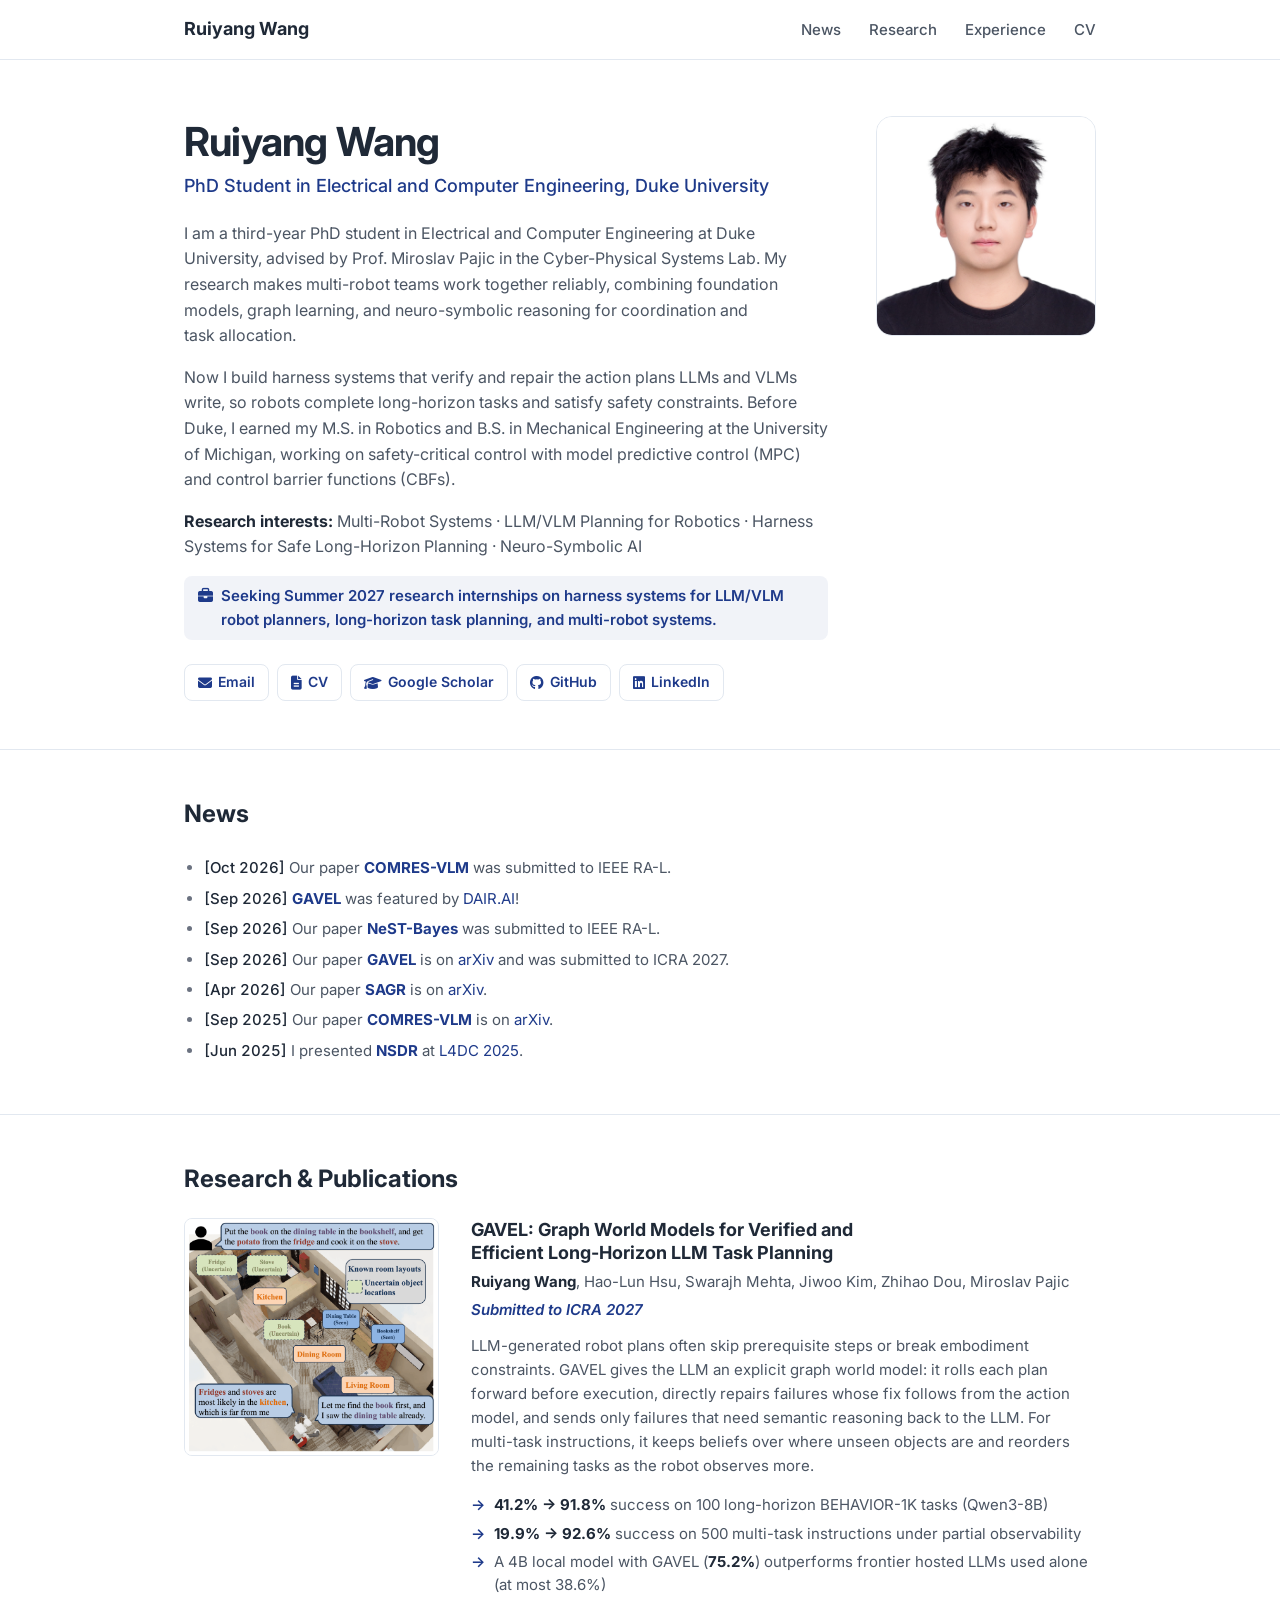
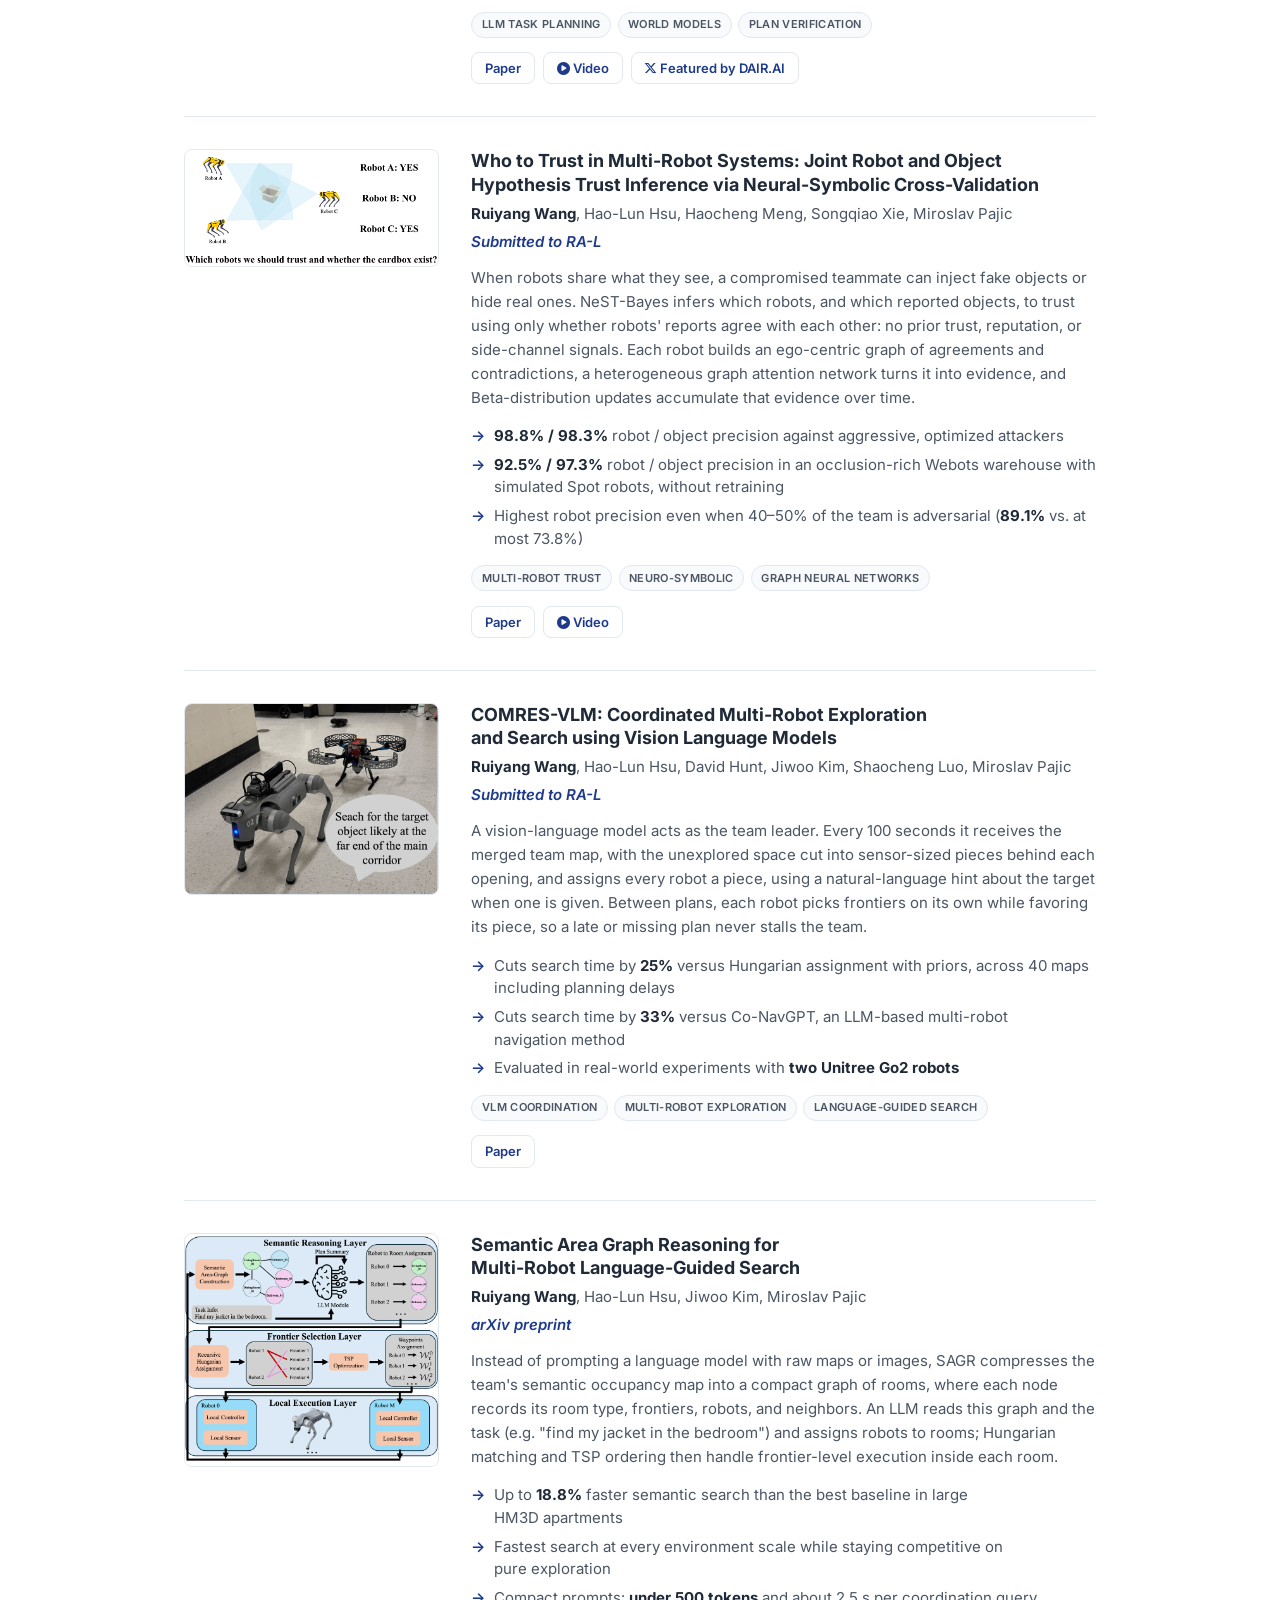
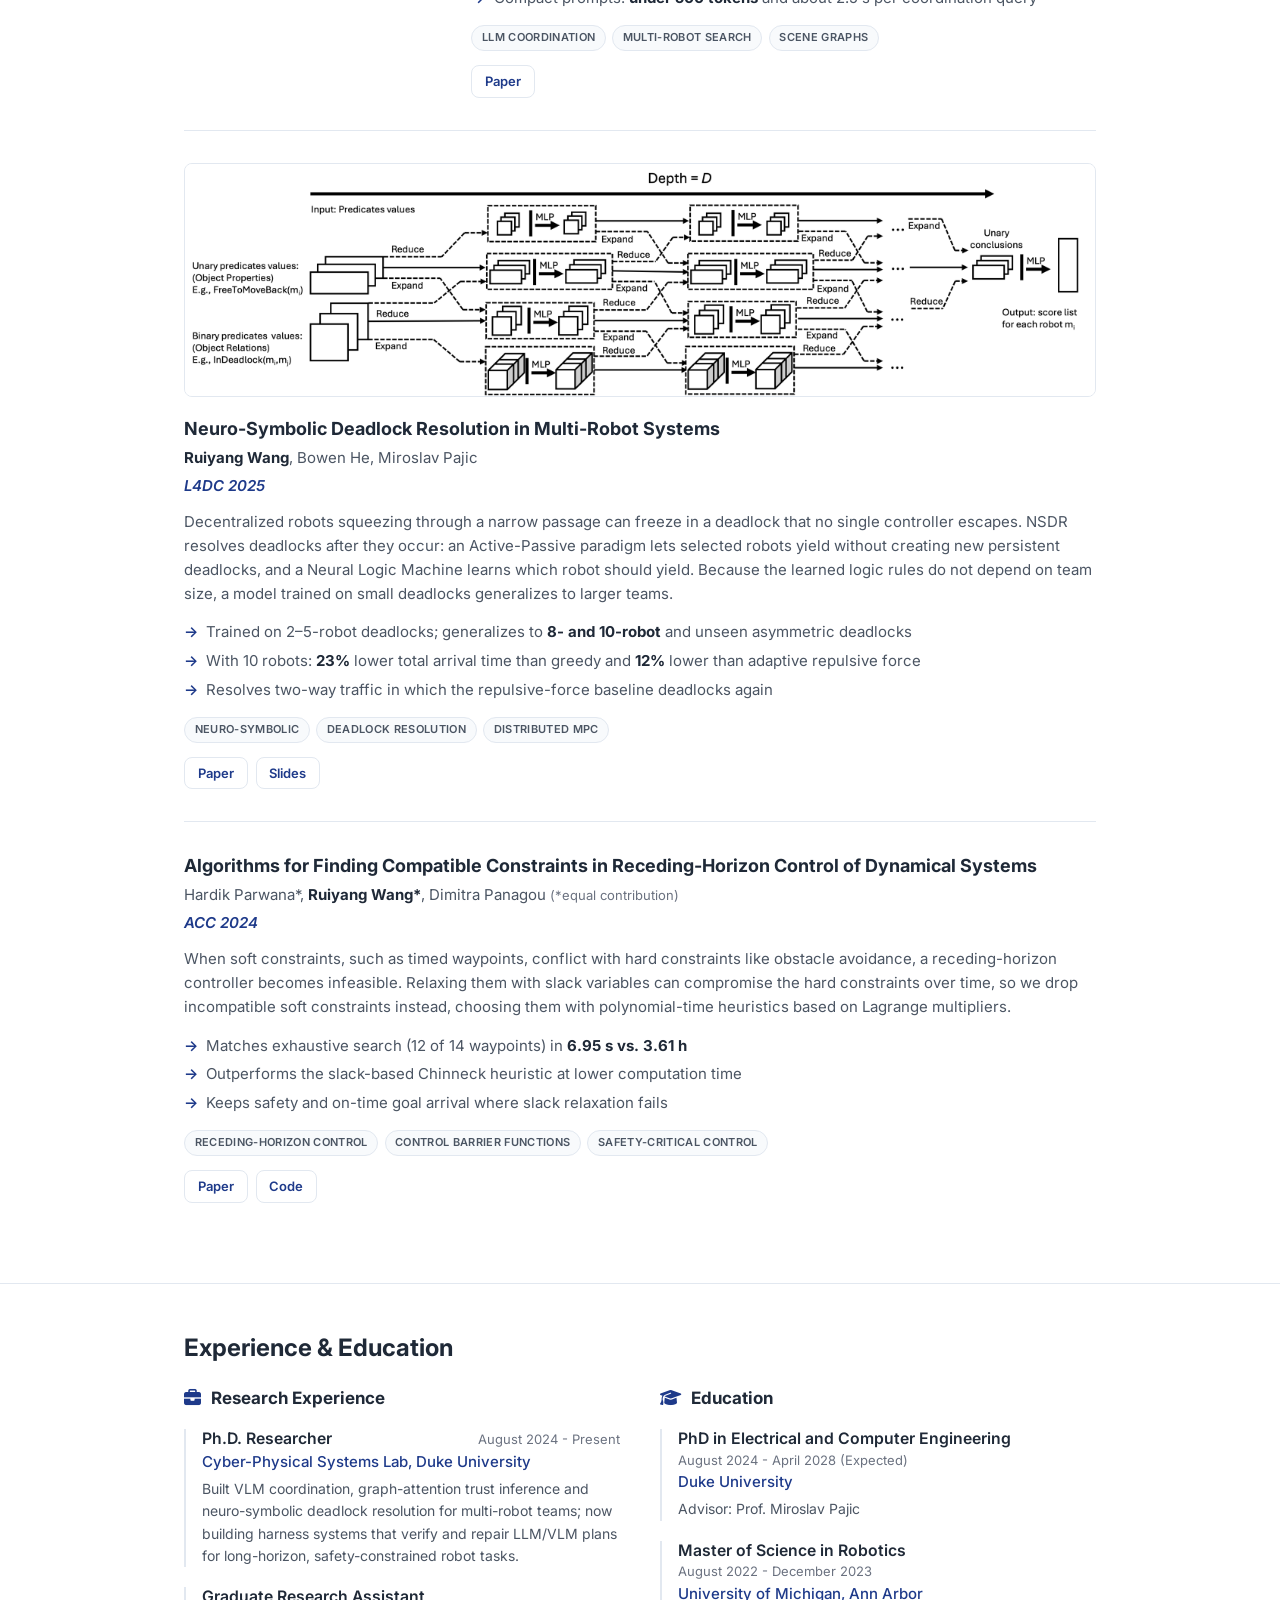
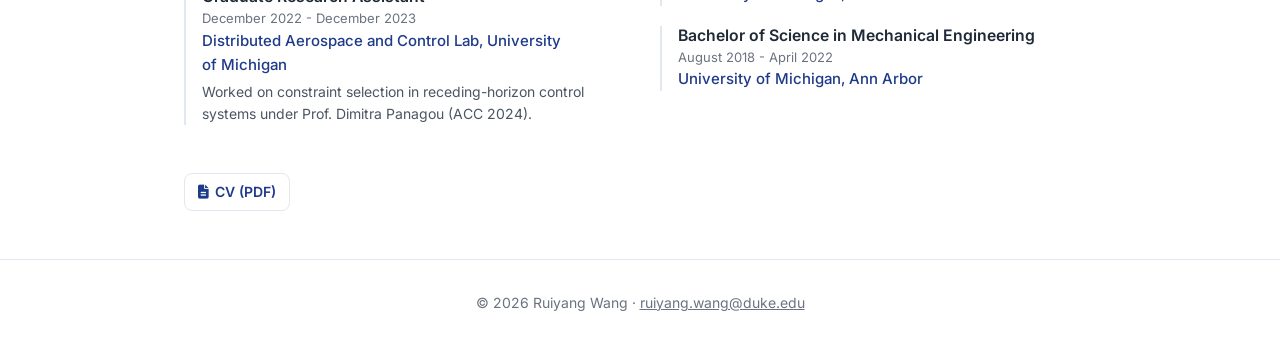
<file: index.html>
<!DOCTYPE html>
<html lang="en">
<head>
    <meta charset="UTF-8">
    <meta name="viewport" content="width=device-width, initial-scale=1.0">
    <title>Ruiyang Wang - Robotics PhD Student</title>
    <meta name="description" content="Ruiyang Wang is a Duke ECE PhD student building harness systems for LLM/VLM robot planners, with work on multi-robot coordination, trust and deadlocks.">
    <link rel="canonical" href="https://ruiyangwangw.github.io/">

    <!-- Link previews (LinkedIn, Slack, iMessage, email, X) -->
    <meta property="og:type" content="profile">
    <meta property="og:site_name" content="Ruiyang Wang">
    <meta property="og:title" content="Ruiyang Wang - Robotics PhD Student">
    <meta property="og:description" content="Ruiyang Wang is a Duke ECE PhD student building harness systems for LLM/VLM robot planners, with work on multi-robot coordination, trust and deadlocks. Seeking Summer 2027 research internships.">
    <meta property="og:url" content="https://ruiyangwangw.github.io/">
    <meta property="og:image" content="https://ruiyangwangw.github.io/assets/preview.jpg">
    <meta property="og:image:width" content="600">
    <meta property="og:image:height" content="600">
    <meta property="og:image:alt" content="Portrait of Ruiyang Wang">
    <meta name="twitter:card" content="summary">
    <meta name="twitter:title" content="Ruiyang Wang - Robotics PhD Student">
    <meta name="twitter:description" content="Ruiyang Wang is a Duke ECE PhD student building harness systems for LLM/VLM robot planners, with work on multi-robot coordination, trust and deadlocks. Seeking Summer 2027 research internships.">
    <meta name="twitter:image" content="https://ruiyangwangw.github.io/assets/preview.jpg">
    <link rel="stylesheet" href="css/style.css">
    <link href="https://fonts.googleapis.com/css2?family=Inter:wght@300;400;500;600;700&display=swap" rel="stylesheet">
    <link rel="stylesheet" href="https://cdnjs.cloudflare.com/ajax/libs/font-awesome/6.5.2/css/all.min.css">
</head>
<body>
    <!-- Navigation -->
    <nav class="navbar">
        <div class="nav-container">
            <a href="#home" class="nav-logo">Ruiyang Wang</a>
            <div class="nav-menu">
                <a href="#news" class="nav-link">News</a>
                <a href="#research" class="nav-link">Research</a>
                <a href="#experience" class="nav-link">Experience</a>
                <a data-goatcounter-click="cv" href="assets/Ruiyang_Wang_Resume.pdf" class="nav-link" target="_blank" rel="noopener">CV</a>
            </div>
        </div>
    </nav>

    <main>
    <!-- Intro -->
    <section id="home" class="intro">
        <div class="container intro-content">
            <div class="intro-text">
                <h1 class="intro-name">Ruiyang Wang</h1>
                <p class="intro-role">PhD Student in Electrical and Computer Engineering, Duke University</p>
                <p class="intro-bio">
                    I am a third-year PhD student in Electrical and Computer Engineering at Duke University,
                    advised by Prof. Miroslav Pajic in the Cyber-Physical Systems Lab. My research makes
                    multi-robot teams work together reliably, combining foundation models, graph learning, and
                    neuro-symbolic reasoning for coordination and task allocation.
                </p>
                <p class="intro-bio">
                    Now I build harness systems that verify and repair the action plans LLMs and VLMs write,
                    so robots complete long-horizon tasks and satisfy safety constraints. Before Duke, I earned my M.S. in Robotics and B.S. in Mechanical
                    Engineering at the University of Michigan, working on
                    safety-critical control with model predictive control (MPC) and control barrier functions (CBFs).
                </p>
                <p class="intro-interests">
                    <strong>Research interests:</strong>
                    Multi-Robot Systems · LLM/VLM Planning for Robotics · Harness Systems for Safe Long-Horizon Planning · Neuro-Symbolic AI
                </p>
                <p class="intro-seeking">
                    <i class="fas fa-briefcase" aria-hidden="true"></i>
                    Seeking Summer 2027 research internships on harness systems for LLM/VLM robot planners, long-horizon task planning, and multi-robot systems.
                </p>
                <div class="intro-links">
                    <a data-goatcounter-click="email" href="mailto:ruiyang.wang@duke.edu" class="link-button"><i class="fas fa-envelope" aria-hidden="true"></i> Email</a>
                    <a data-goatcounter-click="cv" href="assets/Ruiyang_Wang_Resume.pdf" class="link-button" target="_blank" rel="noopener"><i class="fas fa-file-alt" aria-hidden="true"></i> CV</a>
                    <a data-goatcounter-click="scholar" href="https://scholar.google.com/citations?user=DU_sCn4AAAAJ&amp;hl=en" class="link-button" target="_blank" rel="noopener"><i class="fas fa-graduation-cap" aria-hidden="true"></i> Google Scholar</a>
                    <a data-goatcounter-click="github" href="https://github.com/RuiyangWangW" class="link-button" target="_blank" rel="noopener"><i class="fab fa-github" aria-hidden="true"></i> GitHub</a>
                    <a data-goatcounter-click="linkedin" href="https://www.linkedin.com/in/ruiyang-wang-524124172/" class="link-button" target="_blank" rel="noopener"><i class="fab fa-linkedin" aria-hidden="true"></i> LinkedIn</a>
                </div>
            </div>
            <div class="intro-photo">
                <img src="assets/ruiyang.JPG" alt="Ruiyang Wang" class="profile-photo">
            </div>
        </div>
    </section>

    <!-- News Section -->
    <section id="news" class="news">
        <div class="container">
            <h2 class="section-title">News</h2>
            <ul class="news-list">
                <li><span class="news-date">[Oct 2026]</span> Our paper <a href="#comres-vlm"><strong>COMRES-VLM</strong></a> was submitted to IEEE&nbsp;RA-L.</li>
                <li><span class="news-date">[Sep 2026]</span> <a href="#gavel"><strong>GAVEL</strong></a> was featured by <a href="https://x.com/dair_ai/status/2101494059898655108" target="_blank" rel="noopener">DAIR.AI</a>!</li>
                <li><span class="news-date">[Sep 2026]</span> Our paper <a href="#nest-bayes"><strong>NeST-Bayes</strong></a> was submitted to IEEE&nbsp;RA-L.</li>
                <li><span class="news-date">[Sep 2026]</span> Our paper <a href="#gavel"><strong>GAVEL</strong></a> is on <a href="https://arxiv.org/abs/2609.19315" target="_blank" rel="noopener">arXiv</a> and was submitted to ICRA&nbsp;2027.</li>
                <li><span class="news-date">[Apr 2026]</span> Our paper <a href="#sagr"><strong>SAGR</strong></a> is on <a href="https://arxiv.org/abs/2604.16263" target="_blank" rel="noopener">arXiv</a>.</li>
                <li><span class="news-date">[Sep 2025]</span> Our paper <a href="#comres-vlm"><strong>COMRES-VLM</strong></a> is on <a href="https://arxiv.org/abs/2509.26324" target="_blank" rel="noopener">arXiv</a>.</li>
                <li><span class="news-date">[Jun 2025]</span> I presented <a href="#nsdr"><strong>NSDR</strong></a> at <a href="https://proceedings.mlr.press/v283/wang25f.html" target="_blank" rel="noopener">L4DC&nbsp;2025</a>.</li>
            </ul>
        </div>
    </section>

    <!-- Research Section -->
    <!--
        Paper images live in assets/research/. An entry whose image is still missing can use a
        .media-placeholder div. Add class "media-wide" to an article whose figure is very wide
        so it spans the full width, or "no-media" for a text-only entry.
        Anything marked "is-placeholder" (venue, authors, paper/video links) is waiting for information.
    -->
    <section id="research" class="research">
        <div class="container">
            <h2 class="section-title">Research &amp; Publications</h2>
            <div class="research-list">
                <article class="research-item" id="gavel">
                    <div class="research-media">
                        <a href="assets/research/gavel.png" target="_blank" rel="noopener">
                            <img src="assets/research/gavel.png" alt="GAVEL example: a robot in an apartment with seen and uncertain object locations, reasoning about which task to do first" loading="lazy">
                        </a>
                    </div>
                    <div class="research-content">
                        <h3>GAVEL: Graph World Models for Verified and Efficient Long-Horizon LLM Task Planning</h3>
                        <p class="research-authors"><strong>Ruiyang Wang</strong>, Hao-Lun Hsu, Swarajh Mehta, Jiwoo Kim, Zhihao Dou, Miroslav Pajic</p>
                        <p class="research-venue">Submitted to ICRA 2027</p>
                        <p class="research-description">
                            LLM-generated robot plans often skip prerequisite steps or break embodiment constraints. GAVEL gives
                            the LLM an explicit graph world model: it rolls each plan forward before execution, directly repairs
                            failures whose fix follows from the action model, and sends only failures that need semantic
                            reasoning back to the LLM. For multi-task instructions, it keeps beliefs over where unseen objects
                            are and reorders the remaining tasks as the robot observes more.
                        </p>
                        <ul class="research-highlights">
                            <li><strong>41.2% → 91.8%</strong> success on 100 long-horizon BEHAVIOR-1K tasks (Qwen3-8B)</li>
                            <li><strong>19.9% → 92.6%</strong> success on 500 multi-task instructions under partial observability</li>
                            <li>A 4B local model with GAVEL (<strong>75.2%</strong>) outperforms frontier hosted LLMs used alone (at most 38.6%)</li>
                        </ul>
                        <div class="research-tags">
                            <span class="tech-tag">LLM Task Planning</span>
                            <span class="tech-tag">World Models</span>
                            <span class="tech-tag">Plan Verification</span>
                        </div>
                        <div class="research-links">
                            <a data-goatcounter-click="paper-gavel" href="https://arxiv.org/pdf/2609.19315" class="research-link" target="_blank" rel="noopener">Paper</a>
                            <a data-goatcounter-click="video-gavel" href="assets/research/gavel-video.mp4" class="research-link" target="_blank" rel="noopener"><i class="fas fa-play-circle" aria-hidden="true"></i> Video</a>
                            <a data-goatcounter-click="dairai-gavel" href="https://x.com/dair_ai/status/2101494059898655108" class="research-link" target="_blank" rel="noopener"><i class="fab fa-x-twitter" aria-hidden="true"></i> Featured by DAIR.AI</a>
                        </div>
                    </div>
                </article>

                <article class="research-item" id="nest-bayes">
                    <div class="research-media">
                        <a href="assets/research/nest-bayes.png" target="_blank" rel="noopener">
                            <img src="assets/research/nest-bayes.png" alt="Three robots report conflicting observations of a cardboard box: which robots should be trusted, and does the box exist?" loading="lazy">
                        </a>
                    </div>
                    <div class="research-content">
                        <h3>Who to Trust in Multi-Robot Systems: Joint Robot and Object Hypothesis Trust Inference via Neural-Symbolic Cross-Validation</h3>
                        <p class="research-authors"><strong>Ruiyang Wang</strong>, Hao-Lun Hsu, Haocheng Meng, Songqiao Xie, Miroslav Pajic</p>
                        <p class="research-venue">Submitted to RA-L</p>
                        <p class="research-description">
                            When robots share what they see, a compromised teammate can inject fake objects or hide real ones.
                            NeST-Bayes infers which robots, and which reported objects, to trust using only whether robots'
                            reports agree with each other: no prior trust, reputation, or side-channel signals. Each robot builds
                            an ego-centric graph of agreements and contradictions, a heterogeneous graph attention network turns
                            it into evidence, and Beta-distribution updates accumulate that evidence over time.
                        </p>
                        <ul class="research-highlights">
                            <li><strong>98.8% / 98.3%</strong> robot / object precision against aggressive, optimized attackers</li>
                            <li><strong>92.5% / 97.3%</strong> robot / object precision in an occlusion-rich Webots warehouse with simulated Spot robots, without retraining</li>
                            <li>Highest robot precision even when 40–50% of the team is adversarial (<strong>89.1%</strong> vs. at most 73.8%)</li>
                        </ul>
                        <div class="research-tags">
                            <span class="tech-tag">Multi-Robot Trust</span>
                            <span class="tech-tag">Neuro-Symbolic</span>
                            <span class="tech-tag">Graph Neural Networks</span>
                        </div>
                        <div class="research-links">
                            <a data-goatcounter-click="paper-nest-bayes" href="https://arxiv.org/abs/2610.14530" class="research-link" target="_blank" rel="noopener">Paper</a>
                            <a data-goatcounter-click="video-nest-bayes" href="assets/research/nest-bayes-video.mp4" class="research-link" target="_blank" rel="noopener"><i class="fas fa-play-circle" aria-hidden="true"></i> Video</a>
                        </div>
                    </div>
                </article>

                <article class="research-item" id="comres-vlm">
                    <div class="research-media">
                        <a href="assets/research/comres-vlm.jpg" target="_blank" rel="noopener">
                            <img src="assets/research/comres-vlm.jpg" alt="A Unitree Go2 quadruped and an X500 drone given a language hint to search for a target at the far end of the main corridor" loading="lazy">
                        </a>
                    </div>
                    <div class="research-content">
                        <h3>COMRES-VLM: Coordinated Multi-Robot Exploration and Search using Vision Language Models</h3>
                        <p class="research-authors"><strong>Ruiyang Wang</strong>, Hao-Lun Hsu, David Hunt, Jiwoo Kim, Shaocheng Luo, Miroslav Pajic</p>
                        <p class="research-venue">Submitted to RA-L</p>
                        <p class="research-description">
                            A vision-language model acts as the team leader. Every 100 seconds it receives the merged team map,
                            with the unexplored space cut into sensor-sized pieces behind each opening, and assigns every robot a
                            piece, using a natural-language hint about the target when one is given. Between plans, each robot
                            picks frontiers on its own while favoring its piece, so a late or missing plan never stalls the team.
                        </p>
                        <ul class="research-highlights">
                            <li>Cuts search time by <strong>25%</strong> versus Hungarian assignment with priors, across 40 maps including planning delays</li>
                            <li>Cuts search time by <strong>33%</strong> versus Co-NavGPT, an LLM-based multi-robot navigation method</li>
                            <li>Evaluated in real-world experiments with <strong>two Unitree Go2 robots</strong></li>
                        </ul>
                        <div class="research-tags">
                            <span class="tech-tag">VLM Coordination</span>
                            <span class="tech-tag">Multi-Robot Exploration</span>
                            <span class="tech-tag">Language-Guided Search</span>
                        </div>
                        <div class="research-links">
                            <a data-goatcounter-click="paper-comres-vlm" href="https://arxiv.org/abs/2509.26324" class="research-link" target="_blank" rel="noopener">Paper</a>
                        </div>
                    </div>
                </article>

                <article class="research-item" id="sagr">
                    <div class="research-media">
                        <a href="assets/research/sagr.png" target="_blank" rel="noopener">
                            <img src="assets/research/sagr.png" alt="SAGR framework: a semantic reasoning layer where an LLM assigns robots to rooms from a semantic area graph, a frontier selection layer using recursive Hungarian assignment and TSP, and a local execution layer on each robot" loading="lazy">
                        </a>
                    </div>
                    <div class="research-content">
                        <h3>Semantic Area Graph Reasoning for Multi-Robot Language-Guided Search</h3>
                        <p class="research-authors"><strong>Ruiyang Wang</strong>, Hao-Lun Hsu, Jiwoo Kim, Miroslav Pajic</p>
                        <p class="research-venue">arXiv preprint</p>
                        <p class="research-description">
                            Instead of prompting a language model with raw maps or images, SAGR compresses the team's semantic
                            occupancy map into a compact graph of rooms, where each node records its room type, frontiers, robots,
                            and neighbors. An LLM reads this graph and the task (e.g. "find my jacket in the bedroom") and assigns
                            robots to rooms; Hungarian matching and TSP ordering then handle frontier-level execution inside each room.
                        </p>
                        <ul class="research-highlights">
                            <li>Up to <strong>18.8%</strong> faster semantic search than the best baseline in large HM3D apartments</li>
                            <li>Fastest search at every environment scale while staying competitive on pure exploration</li>
                            <li>Compact prompts: <strong>under 500 tokens</strong> and about 2.5 s per coordination query</li>
                        </ul>
                        <div class="research-tags">
                            <span class="tech-tag">LLM Coordination</span>
                            <span class="tech-tag">Multi-Robot Search</span>
                            <span class="tech-tag">Scene Graphs</span>
                        </div>
                        <div class="research-links">
                            <a data-goatcounter-click="paper-sagr" href="https://arxiv.org/pdf/2604.16263" class="research-link" target="_blank" rel="noopener">Paper</a>
                        </div>
                    </div>
                </article>

                <article class="research-item media-wide" id="nsdr">
                    <div class="research-media">
                        <a href="assets/research/nsdr.png" target="_blank" rel="noopener">
                            <img src="assets/research/nsdr.png" alt="Neural Logic Machine pipeline: unary and binary predicate values pass through expand/reduce MLP layers to produce a score for each robot" loading="lazy">
                        </a>
                    </div>
                    <div class="research-content">
                        <h3>Neuro-Symbolic Deadlock Resolution in Multi-Robot Systems</h3>
                        <p class="research-authors"><strong>Ruiyang Wang</strong>, Bowen He, Miroslav Pajic</p>
                        <p class="research-venue">L4DC 2025</p>
                        <p class="research-description">
                            Decentralized robots squeezing through a narrow passage can freeze in a deadlock that no single
                            controller escapes. NSDR resolves deadlocks after they occur: an Active-Passive paradigm lets selected
                            robots yield without creating new persistent deadlocks, and a Neural Logic Machine learns which robot
                            should yield. Because the learned logic rules do not depend on team size, a model trained on small
                            deadlocks generalizes to larger teams.
                        </p>
                        <ul class="research-highlights">
                            <li>Trained on 2–5-robot deadlocks; generalizes to <strong>8- and 10-robot</strong> and unseen asymmetric deadlocks</li>
                            <li>With 10 robots: <strong>23%</strong> lower total arrival time than greedy and <strong>12%</strong> lower than adaptive repulsive force</li>
                            <li>Resolves two-way traffic in which the repulsive-force baseline deadlocks again</li>
                        </ul>
                        <div class="research-tags">
                            <span class="tech-tag">Neuro-Symbolic</span>
                            <span class="tech-tag">Deadlock Resolution</span>
                            <span class="tech-tag">Distributed MPC</span>
                        </div>
                        <div class="research-links">
                            <a data-goatcounter-click="paper-nsdr" href="https://proceedings.mlr.press/v283/wang25f.html" class="research-link" target="_blank" rel="noopener">Paper</a>
                            <a data-goatcounter-click="slides-nsdr" href="assets/nsdr-slides.pdf" class="research-link" target="_blank" rel="noopener">Slides</a>
                        </div>
                    </div>
                </article>

                <article class="research-item no-media" id="acc2024">
                    <div class="research-content">
                        <h3>Algorithms for Finding Compatible Constraints in Receding-Horizon Control of Dynamical Systems</h3>
                        <p class="research-authors">Hardik Parwana*, <strong>Ruiyang Wang*</strong>, Dimitra Panagou <span class="equal-contrib">(*equal contribution)</span></p>
                        <p class="research-venue">ACC 2024</p>
                        <p class="research-description">
                            When soft constraints, such as timed waypoints, conflict with hard constraints like obstacle avoidance,
                            a receding-horizon controller becomes infeasible. Relaxing them with slack variables can compromise the hard
                            constraints over time, so we drop incompatible soft constraints instead, choosing them with polynomial-time
                            heuristics based on Lagrange multipliers.
                        </p>
                        <ul class="research-highlights">
                            <li>Matches exhaustive search (12 of 14 waypoints) in <strong>6.95 s vs. 3.61 h</strong></li>
                            <li>Outperforms the slack-based Chinneck heuristic at lower computation time</li>
                            <li>Keeps safety and on-time goal arrival where slack relaxation fails</li>
                        </ul>
                        <div class="research-tags">
                            <span class="tech-tag">Receding-Horizon Control</span>
                            <span class="tech-tag">Control Barrier Functions</span>
                            <span class="tech-tag">Safety-Critical Control</span>
                        </div>
                        <div class="research-links">
                            <a data-goatcounter-click="paper-acc2024" href="https://ieeexplore.ieee.org/abstract/document/10644243" class="research-link" target="_blank" rel="noopener">Paper</a>
                            <a data-goatcounter-click="code-acc2024" href="https://github.com/RuiyangWangW/Compatible_Constraint_Selection" class="research-link" target="_blank" rel="noopener">Code</a>
                        </div>
                    </div>
                </article>
            </div>
        </div>
    </section>

    <!-- Experience & Education Section -->
    <section id="experience" class="experience">
        <div class="container">
            <h2 class="section-title">Experience &amp; Education</h2>
            <div class="experience-grid">
                <div class="timeline">
                    <h3><i class="fas fa-briefcase" aria-hidden="true"></i> Research Experience</h3>
                    <div class="timeline-item">
                        <div class="timeline-head">
                            <h4>Ph.D. Researcher</h4>
                            <span class="timeline-date">August 2024 - Present</span>
                        </div>
                        <p class="timeline-org">Cyber-Physical Systems Lab, Duke University</p>
                        <p class="timeline-desc">
                            Built VLM coordination, graph-attention trust inference and neuro-symbolic
                            deadlock resolution for multi-robot teams; now building harness systems that
                            verify and repair LLM/VLM plans for long-horizon, safety-constrained robot tasks.
                        </p>
                    </div>
                    <div class="timeline-item">
                        <div class="timeline-head">
                            <h4>Graduate Research Assistant</h4>
                            <span class="timeline-date">December 2022 - December 2023</span>
                        </div>
                        <p class="timeline-org">Distributed Aerospace and Control Lab, University of Michigan</p>
                        <p class="timeline-desc">
                            Worked on constraint selection in receding-horizon control systems
                            under Prof. Dimitra Panagou (ACC 2024).
                        </p>
                    </div>
                </div>

                <div class="timeline">
                    <h3><i class="fas fa-graduation-cap" aria-hidden="true"></i> Education</h3>
                    <div class="timeline-item">
                        <div class="timeline-head">
                            <h4>PhD in Electrical and Computer Engineering</h4>
                            <span class="timeline-date">August 2024 - April 2028 (Expected)</span>
                        </div>
                        <p class="timeline-org">Duke University</p>
                        <p class="timeline-desc">Advisor: Prof. Miroslav Pajic</p>
                    </div>
                    <div class="timeline-item">
                        <div class="timeline-head">
                            <h4>Master of Science in Robotics</h4>
                            <span class="timeline-date">August 2022 - December 2023</span>
                        </div>
                        <p class="timeline-org">University of Michigan, Ann Arbor</p>
                    </div>
                    <div class="timeline-item">
                        <div class="timeline-head">
                            <h4>Bachelor of Science in Mechanical Engineering</h4>
                            <span class="timeline-date">August 2018 - April 2022</span>
                        </div>
                        <p class="timeline-org">University of Michigan, Ann Arbor</p>
                    </div>
                </div>
            </div>
            <a data-goatcounter-click="cv" href="assets/Ruiyang_Wang_Resume.pdf" class="link-button" target="_blank" rel="noopener"><i class="fas fa-file-alt" aria-hidden="true"></i> CV (PDF)</a>
        </div>
    </section>
    </main>

    <!-- Footer -->
    <footer class="footer">
        <div class="container">
            <p>&copy; 2026 Ruiyang Wang · <a data-goatcounter-click="email" href="mailto:ruiyang.wang@duke.edu">ruiyang.wang@duke.edu</a></p>
        </div>
    </footer>

    <!-- GoatCounter analytics (private dashboard: https://ruiyangwang.goatcounter.com) -->
    <script data-goatcounter="https://ruiyangwang.goatcounter.com/count" async src="https://gc.zgo.at/count.js"></script>
</body>
</html>
</file>
<file: css/style.css>
/* Reset and Base Styles */
* {
    margin: 0;
    padding: 0;
    box-sizing: border-box;
}

:root {
    --primary-color: #1e3a8a;
    --secondary-color: #3b82f6;
    --text-primary: #1f2937;
    --text-secondary: #4b5563;
    --text-light: #6b7280;
    --background-primary: #ffffff;
    --background-secondary: #f8fafc;
    --background-accent: #f1f5f9;
    --border-color: #e2e8f0;
    --placeholder-color: #cbd5e1;
    --nav-height: 60px;
}

html {
    scroll-behavior: smooth;
}

@media (prefers-reduced-motion: reduce) {
    html {
        scroll-behavior: auto;
    }
}

body {
    font-family: 'Inter', -apple-system, BlinkMacSystemFont, 'Segoe UI', Roboto, sans-serif;
    font-size: 16px;
    line-height: 1.6;
    color: var(--text-primary);
    background-color: var(--background-primary);
}

a {
    color: var(--primary-color);
}

.container {
    max-width: 960px;
    margin: 0 auto;
    padding: 0 24px;
}

section {
    scroll-margin-top: var(--nav-height);
}

/* Typography */
h1, h2, h3, h4 {
    line-height: 1.3;
    color: var(--text-primary);
    text-wrap: balance;
}

/* Avoid a lone word on the last line of paragraphs and list items */
p, li {
    text-wrap: pretty;
}

.section-title {
    font-size: 1.5rem;
    font-weight: 700;
    margin-bottom: 1.5rem;
}

/* Shared outlined link button (intro links, CV) */
.link-button {
    display: inline-flex;
    align-items: center;
    gap: 0.4rem;
    padding: 0.4rem 0.8rem;
    border: 1px solid var(--border-color);
    border-radius: 8px;
    background: var(--background-primary);
    color: var(--primary-color);
    font-size: 0.875rem;
    font-weight: 600;
    text-decoration: none;
    transition: background-color 0.2s ease, color 0.2s ease, border-color 0.2s ease;
}

.link-button:hover {
    background: var(--primary-color);
    border-color: var(--primary-color);
    color: white;
}

/* Navigation */
.navbar {
    position: sticky;
    top: 0;
    z-index: 100;
    height: var(--nav-height);
    background: rgba(255, 255, 255, 0.92);
    backdrop-filter: blur(10px);
    border-bottom: 1px solid var(--border-color);
}

.nav-container {
    max-width: 960px;
    height: 100%;
    margin: 0 auto;
    padding: 0 24px;
    display: flex;
    justify-content: space-between;
    align-items: center;
}

.nav-logo {
    font-size: 1.125rem;
    font-weight: 700;
    color: var(--text-primary);
    text-decoration: none;
}

.nav-menu {
    display: flex;
    gap: 1.75rem;
}

.nav-link {
    color: var(--text-secondary);
    font-size: 0.9375rem;
    font-weight: 500;
    text-decoration: none;
    transition: color 0.2s ease;
}

.nav-link:hover {
    color: var(--primary-color);
}

/* Intro */
.intro {
    padding: 3.5rem 0 3rem;
}

.intro-content {
    display: grid;
    grid-template-columns: minmax(0, 1fr) 220px;
    gap: 3rem;
    align-items: start;
}

.intro-name {
    font-size: 2.5rem;
    font-weight: 700;
    letter-spacing: -0.02em;
    margin-bottom: 0.25rem;
}

.intro-role {
    font-size: 1.125rem;
    font-weight: 500;
    color: var(--primary-color);
    margin-bottom: 1.25rem;
}

.intro-bio {
    color: var(--text-secondary);
    margin-bottom: 1rem;
}

.intro-interests {
    color: var(--text-secondary);
    margin-bottom: 1rem;
}

.intro-interests strong {
    color: var(--text-primary);
}

.intro-seeking {
    display: inline-flex;
    align-items: baseline;
    gap: 0.5rem;
    padding: 0.5rem 0.875rem;
    margin-bottom: 1.5rem;
    border-radius: 8px;
    background: rgba(30, 58, 138, 0.06);
    color: var(--primary-color);
    font-weight: 600;
    font-size: 0.9375rem;
}

.intro-links {
    display: flex;
    flex-wrap: wrap;
    gap: 0.5rem;
}

.profile-photo {
    display: block;
    width: 100%;
    aspect-ratio: 1;
    object-fit: cover;
    border-radius: 16px;
    border: 1px solid var(--border-color);
}

/* Sections below the intro */
.news,
.research,
.experience {
    padding: 3rem 0;
    border-top: 1px solid var(--border-color);
}

/* News Section: bulleted list with a [Mon YYYY] prefix, as on most researcher homepages */
.news-list {
    padding-left: 1.25rem;
}

.news-list li {
    padding: 0.2rem 0;
    color: var(--text-secondary);
    font-size: 0.9375rem;
}

.news-list li::marker {
    color: var(--text-light);
}

.news-date {
    color: var(--text-primary);
    font-weight: 500;
    font-variant-numeric: tabular-nums;
    white-space: nowrap;
}

.news-list a {
    text-decoration: none;
}

.news-list a:hover {
    text-decoration: underline;
}

/* Research entries: image on the left (about 28%), text on the right */
.research-item {
    display: grid;
    grid-template-columns: 28% minmax(0, 1fr);
    gap: 2rem;
    padding: 2rem 0;
    border-top: 1px solid var(--border-color);
}

.research-item {
    scroll-margin-top: calc(var(--nav-height) + 1rem);
}

.research-item:first-child {
    border-top: none;
    padding-top: 0;
}

/* Visual slot: holds a linked <img>, a <video>, or .media-placeholder */
.research-media > a {
    display: block;
}

.research-media img,
.research-media video {
    display: block;
    width: 100%;
    height: auto;
    border: 1px solid var(--border-color);
    border-radius: 8px;
    background: var(--background-primary);
}

.media-placeholder {
    display: flex;
    flex-direction: column;
    align-items: center;
    justify-content: center;
    gap: 0.5rem;
    width: 100%;
    aspect-ratio: 16 / 10;
    padding: 1rem;
    border: 2px dashed var(--placeholder-color);
    border-radius: 8px;
    color: var(--text-light);
    font-size: 0.8125rem;
    text-align: center;
}

.media-placeholder i {
    font-size: 1.5rem;
    color: #94a3b8;
}

/* Very wide figures span the full width above the text */
.research-item.media-wide,
.research-item.no-media {
    grid-template-columns: minmax(0, 1fr);
}

.research-item.media-wide {
    gap: 1.25rem;
}

.research-content h3 {
    font-size: 1.125rem;
    font-weight: 700;
    margin-bottom: 0.35rem;
}

.research-authors {
    color: var(--text-secondary);
    font-size: 0.9375rem;
    margin-bottom: 0.25rem;
}

.research-authors strong {
    color: var(--text-primary);
}

.equal-contrib {
    color: var(--text-light);
    font-size: 0.8125rem;
}

.research-venue {
    color: var(--primary-color);
    font-size: 0.9375rem;
    font-weight: 600;
    font-style: italic;
    margin-bottom: 0.75rem;
}

.research-description {
    color: var(--text-secondary);
    font-size: 0.9375rem;
    margin-bottom: 0.75rem;
}

.research-highlights {
    list-style: none;
    margin-bottom: 0.75rem;
}

.research-highlights li {
    position: relative;
    padding: 0.2rem 0 0.2rem 1.4rem;
    color: var(--text-secondary);
    font-size: 0.9375rem;
    line-height: 1.5;
}

.research-highlights li::before {
    content: '→';
    position: absolute;
    left: 0;
    color: var(--primary-color);
    font-weight: 600;
}

.research-highlights strong {
    color: var(--text-primary);
}

.research-tags {
    display: flex;
    flex-wrap: wrap;
    gap: 0.4rem;
    margin-bottom: 0.9rem;
}

.tech-tag {
    padding: 0.2rem 0.6rem;
    border: 1px solid var(--border-color);
    border-radius: 999px;
    background: var(--background-secondary);
    color: var(--text-secondary);
    font-size: 0.6875rem;
    font-weight: 600;
    text-transform: uppercase;
    letter-spacing: 0.03em;
}

.research-links {
    display: flex;
    flex-wrap: wrap;
    gap: 0.5rem;
}

.research-link {
    padding: 0.3rem 0.8rem;
    border: 1px solid var(--border-color);
    border-radius: 8px;
    color: var(--primary-color);
    font-size: 0.8125rem;
    font-weight: 600;
    text-decoration: none;
    transition: background-color 0.2s ease, color 0.2s ease;
}

a.research-link:hover {
    background: var(--primary-color);
    border-color: var(--primary-color);
    color: white;
}

/* Fields still waiting for information */
.research-venue.is-placeholder,
.research-authors.is-placeholder,
.research-link.is-placeholder {
    display: inline-block;
    padding: 0.15rem 0.6rem;
    border: 1px dashed var(--placeholder-color);
    border-radius: 8px;
    color: var(--text-light);
    font-style: italic;
    font-weight: 500;
}

/* Experience & Education Section */
.experience-grid {
    display: grid;
    grid-template-columns: repeat(2, minmax(0, 1fr));
    gap: 2.5rem;
    margin-bottom: 1.75rem;
}

.timeline h3 {
    display: flex;
    align-items: center;
    gap: 0.6rem;
    font-size: 1.0625rem;
    font-weight: 700;
    margin-bottom: 1.25rem;
}

.timeline h3 i {
    color: var(--primary-color);
}

.timeline-item {
    padding-left: 1rem;
    margin-bottom: 1.25rem;
    border-left: 2px solid var(--border-color);
}

.timeline-head {
    display: flex;
    flex-wrap: wrap;
    justify-content: space-between;
    align-items: baseline;
    column-gap: 1rem;
}

.timeline-head h4 {
    font-size: 0.9875rem;
    font-weight: 600;
}

.timeline-date {
    color: var(--text-light);
    font-size: 0.8125rem;
    white-space: nowrap;
}

.timeline-org {
    color: var(--primary-color);
    font-size: 0.9375rem;
    font-weight: 500;
}

.timeline-desc {
    color: var(--text-secondary);
    font-size: 0.875rem;
    margin-top: 0.25rem;
}

/* Footer */
.footer {
    padding: 2rem 0;
    border-top: 1px solid var(--border-color);
    color: var(--text-light);
    font-size: 0.875rem;
    text-align: center;
}

.footer a {
    color: inherit;
}

/* Responsive Design */
@media (max-width: 768px) {
    .intro {
        padding-top: 2.5rem;
    }

    .intro-content {
        grid-template-columns: minmax(0, 1fr);
        gap: 1.5rem;
    }

    .intro-photo {
        order: -1;
    }

    .profile-photo {
        width: 140px;
    }

    .intro-name {
        font-size: 2rem;
    }

    .research-item {
        grid-template-columns: minmax(0, 1fr);
        gap: 1rem;
    }

    .experience-grid {
        grid-template-columns: minmax(0, 1fr);
        gap: 1.5rem;
    }
}

@media (max-width: 560px) {
    .nav-logo {
        display: none;
    }

    .nav-container {
        justify-content: center;
    }

    .nav-menu {
        gap: 1.25rem;
    }

    .container,
    .nav-container {
        padding: 0 16px;
    }
}
</file>
